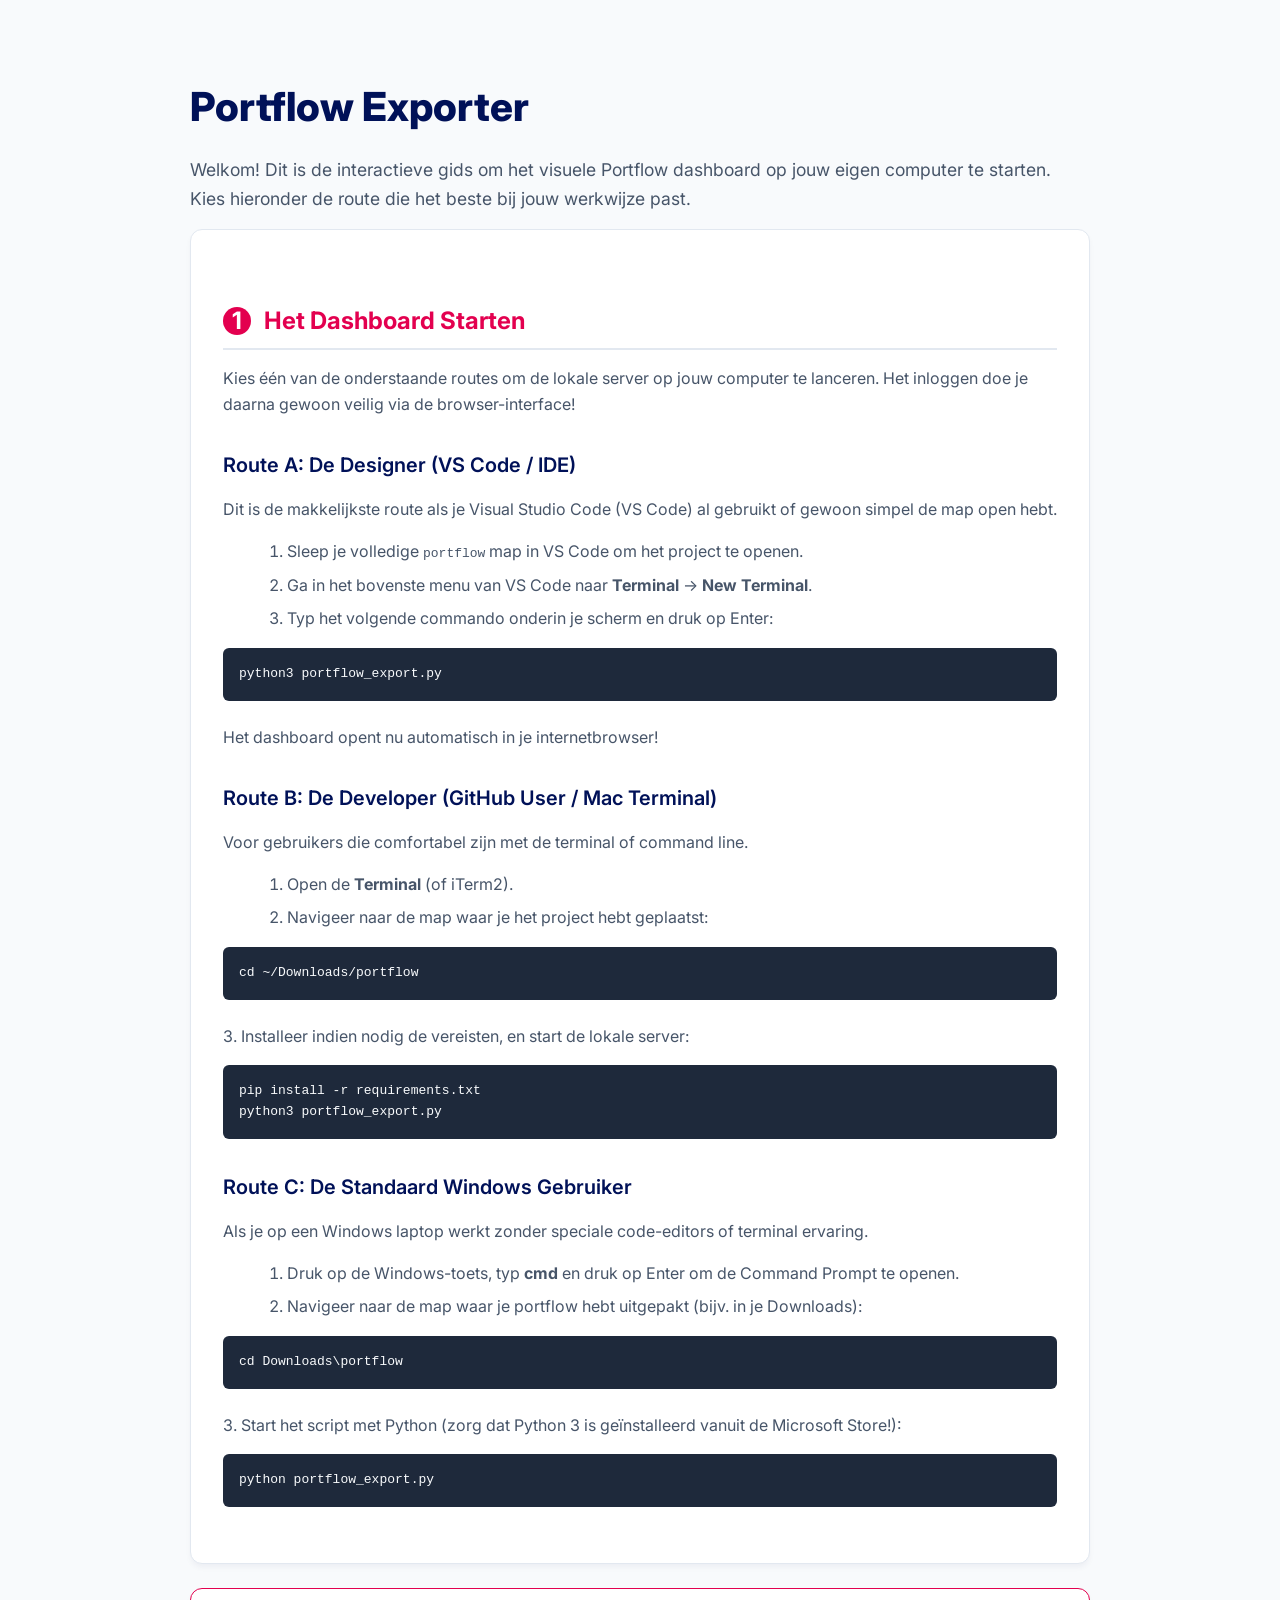
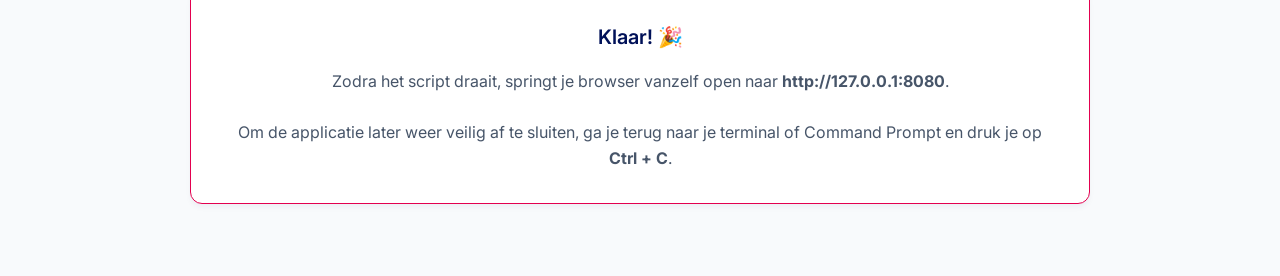
<file: START_HERE.html>
<!DOCTYPE html>
<html lang="nl">
<head>
    <meta charset="UTF-8">
    <title>Portflow Exporter - Startgids</title>
    <link href="https://fonts.googleapis.com/css2?family=Inter:wght@400;600;700;800&display=swap" rel="stylesheet">
    <style>
        :root {
            --bg-color: #f8fafc;
            --card-bg: #ffffff;
            --text-primary: #001158;
            --text-secondary: #475569;
            --primary-color: #E3004F;
            --primary-hover: #c90046;
            --secondary-color: #001158;
            --border-color: #e2e8f0;
        }
        body {
            font-family: 'Inter', sans-serif;
            background: var(--bg-color);
            color: var(--text-primary);
            line-height: 1.6;
            padding: 3rem;
            max-width: 900px;
            margin: 0 auto;
        }
        h1 { color: var(--secondary-color); font-size: 2.5rem; font-weight: 800; margin-bottom: 0.5rem; }
        h2 { color: var(--primary-color); font-size: 1.5rem; font-weight: 700; margin-top: 2.5rem; margin-bottom: 1rem; border-bottom: 2px solid var(--border-color); padding-bottom: 0.5rem;}
        h3 { color: var(--secondary-color); font-size: 1.25rem; font-weight: 600; margin-top: 2rem; margin-bottom: 1rem; }
        p { margin-bottom: 1rem; color: var(--text-secondary); }
        .card {
            background: var(--card-bg);
            border: 1px solid var(--border-color);
            border-radius: 12px;
            padding: 2rem;
            margin-bottom: 1.5rem;
            box-shadow: 0 4px 6px -1px rgba(0, 17, 88, 0.05);
        }
        .code-block {
            background: #1e293b;
            color: #f8fafc;
            padding: 1rem;
            border-radius: 6px;
            font-family: monospace;
            overflow-x: auto;
            margin-bottom: 1.5rem;
        }
        .step-badge {
            display: inline-block;
            background: var(--primary-color);
            color: white;
            width: 28px;
            height: 28px;
            text-align: center;
            border-radius: 50%;
            line-height: 28px;
            font-weight: bold;
            margin-right: 0.5rem;
        }
        .alert {
            background: #fffbeb;
            border-left: 4px solid #f59e0b;
            padding: 1rem;
            border-radius: 4px;
            margin-bottom: 1.5rem;
            color: #b45309;
        }
        li { margin-bottom: 0.5rem; }
    </style>
</head>
<body>
    <h1>Portflow Exporter</h1>
    <p style="font-size: 1.1rem;">Welkom! Dit is de interactieve gids om het visuele Portflow dashboard op jouw eigen computer te starten. Kies hieronder de route die het beste bij jouw werkwijze past.</p>

    <div class="card">
        <h2><span class="step-badge">1</span> Het Dashboard Starten</h2>
        <p>Kies één van de onderstaande routes om de lokale server op jouw computer te lanceren. Het inloggen doe je daarna gewoon veilig via de browser-interface!</p>

        <h3>Route A: De Designer (VS Code / IDE)</h3>
        <p>Dit is de makkelijkste route als je Visual Studio Code (VS Code) al gebruikt of gewoon simpel de map open hebt.</p>
        <ol style="color: var(--text-secondary); margin-left: 1.5rem; margin-bottom: 1rem;">
            <li>Sleep je volledige <code>portflow</code> map in VS Code om het project te openen.</li>
            <li>Ga in het bovenste menu van VS Code naar <strong>Terminal</strong> &rarr; <strong>New Terminal</strong>.</li>
            <li>Typ het volgende commando onderin je scherm en druk op Enter:</li>
        </ol>
        <div class="code-block">python3 portflow_export.py</div>
        <p>Het dashboard opent nu automatisch in je internetbrowser!</p>

        <h3>Route B: De Developer (GitHub User / Mac Terminal)</h3>
        <p>Voor gebruikers die comfortabel zijn met de terminal of command line.</p>
        <ol style="color: var(--text-secondary); margin-left: 1.5rem; margin-bottom: 1rem;">
            <li>Open de <strong>Terminal</strong> (of iTerm2).</li>
            <li>Navigeer naar de map waar je het project hebt geplaatst:</li>
        </ol>
        <div class="code-block">cd ~/Downloads/portflow</div>
        <p>3. Installeer indien nodig de vereisten, en start de lokale server:</p>
        <div class="code-block">pip install -r requirements.txt<br>python3 portflow_export.py</div>

        <h3>Route C: De Standaard Windows Gebruiker</h3>
        <p>Als je op een Windows laptop werkt zonder speciale code-editors of terminal ervaring.</p>
        <ol style="color: var(--text-secondary); margin-left: 1.5rem; margin-bottom: 1rem;">
            <li>Druk op de Windows-toets, typ <strong>cmd</strong> en druk op Enter om de Command Prompt te openen.</li>
            <li>Navigeer naar de map waar je portflow hebt uitgepakt (bijv. in je Downloads):</li>
        </ol>
        <div class="code-block">cd Downloads\portflow</div>
        <p>3. Start het script met Python (zorg dat Python 3 is geïnstalleerd vanuit de Microsoft Store!):</p>
        <div class="code-block">python portflow_export.py</div>
    </div>
    
    <div class="card" style="text-align: center; border-color: var(--primary-color);">
        <h3 style="margin-top: 0; margin-bottom: 0.5rem;">Klaar! 🎉</h3>
        <p style="margin-bottom: 0;">
            Zodra het script draait, springt je browser vanzelf open naar <strong>http://127.0.0.1:8080</strong>.<br><br>
            Om de applicatie later weer veilig af te sluiten, ga je terug naar je terminal of Command Prompt en druk je op <strong>Ctrl + C</strong>.
        </p>
    </div>
</body>
</html>
</file>
